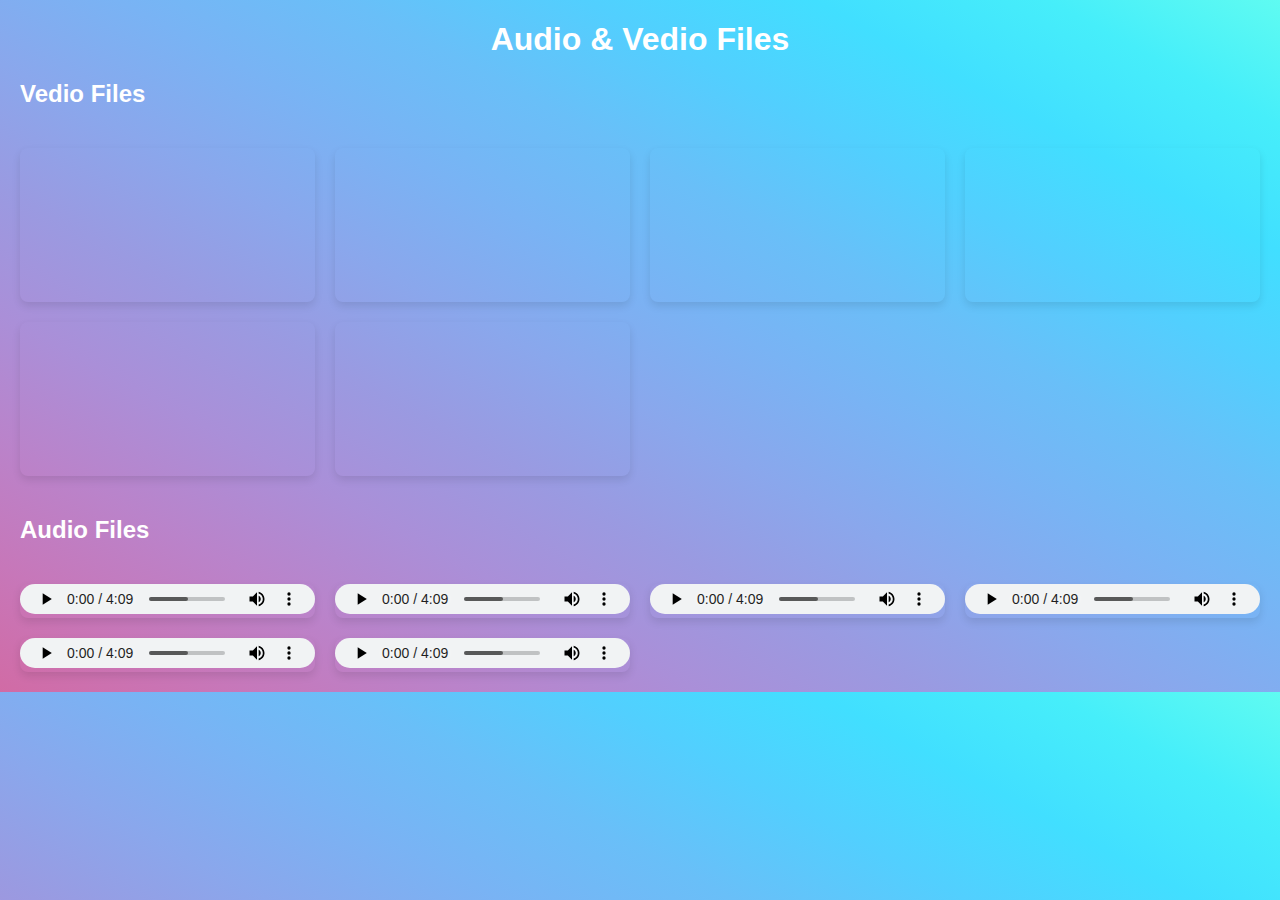
<file: task1/index.html>
<!DOCTYPE html>
<html lang="en">
<head>
    <meta charset="UTF-8">
    <meta name="viewport" content="width=device-width, initial-scale=1.0">
    <style>
        body {
            font-family: Arial, sans-serif;
            margin: 0;
            padding: 0;
            box-sizing: border-box;
            height: 100%;
            width: 100%;
            color: white;
            background-image: linear-gradient(to right top, #d16ba5, #c777b9, #ba83ca, #aa8fd8, #9a9ae1, #8aa7ec, #79b3f4, #69bff8, #52cffe, #41dfff, #46eefa, #5ffbf1);
        }

        .container {
            display: grid;
            grid-template-columns: repeat(auto-fill, minmax(250px, 1fr));
            gap: 20px;
            padding: 20px;
        }

        .video, .audio {
            position: relative;
            overflow: hidden;
            border-radius: 8px;
            box-shadow: 0 4px 8px rgba(0, 0, 0, 0.1);
            transition: transform 0.3s ease-in-out;
        }

        .video:hover, .audio:hover {
            transform: scale(1.05);
        }

        iframe, audio {
            width: 100%;
            height: 100%;
            border: none;
        }

        audio {
            height: 30px;
        }

        h1 {
            text-align: center;
        }
        h2 {
            padding-left: 20px;
        }
    </style>
    <title>Media Player</title>
</head>
<body>
    <h1>Audio & Vedio Files</h1>
    <h2>Vedio Files</h2>
    <div class="container">
        <div class="video" controls>
            <iframe width="560" height="315" src="https://www.youtube.com/embed/M3_pLsDdeuU?si=VyUAp18ydZQSlcB8" frameborder="0" allowfullscreen></iframe>
        </div>
        <div class="video">
            <iframe width="560" height="315" src="https://www.youtube.com/embed/3oI-34aPMWM?si=VkhHmxnSYrU1PFvV" frameborder="0" allowfullscreen></iframe>
        </div>

        <div class="video">
            <iframe width="560" height="315" src="https://www.youtube.com/embed/OsNklbh9gYI?si=ZQAQNCkcmU7rGZwk" frameborder="0" allowfullscreen></iframe>
        </div>
        <div class="video">
            <iframe width="560" height="315" src="https://www.youtube.com/embed/lea-Wl_uWXY?si=LwAncPna0o9_1-eK" frameborder="0" allowfullscreen></iframe>
        </div>

        <div class="video">
            <iframe width="560" height="315" src="https://www.youtube.com/embed/-tgVpUgsQ5k?si=krlyrDwqdHZLJEpW" frameborder="0" allowfullscreen></iframe>
        </div>
        <div class="video">
            <iframe width="560" height="315" src="https://www.youtube.com/embed/Qzf1a--rhp8?si=pfdZa63b8RmYzyvQ" frameborder="0" allowfullscreen></iframe>
        </div>
        
    </div>
    <h2>Audio Files</h2>
    <div class="container">
       
        <div class="audio">
            <audio controls>
                <source src="audio/1.mp3" type="audio/mp3">
            </audio>
        </div>
        <div class="audio">
            <audio controls>
                <source src="audio/1.mp3" type="audio/mp3">
            </audio>
        </div>
        

        <div class="audio">
            <audio controls>
                <source src="audio/1.mp3" type="audio/mp3">
            </audio>
        </div>
        <div class="audio">
            <audio controls>
                <source src="audio/1.mp3" type="audio/mp3">
            </audio>
        </div>

        <div class="audio">
            <audio controls>
                <source src="audio/1.mp3" type="audio/mp3">
            </audio>
        </div>
        <div class="audio">
            <audio controls>
                <source src="audio/1.mp3" type="audio/mp3">
            </audio>
        </div>
    </div>
</body>
</html>
</file>
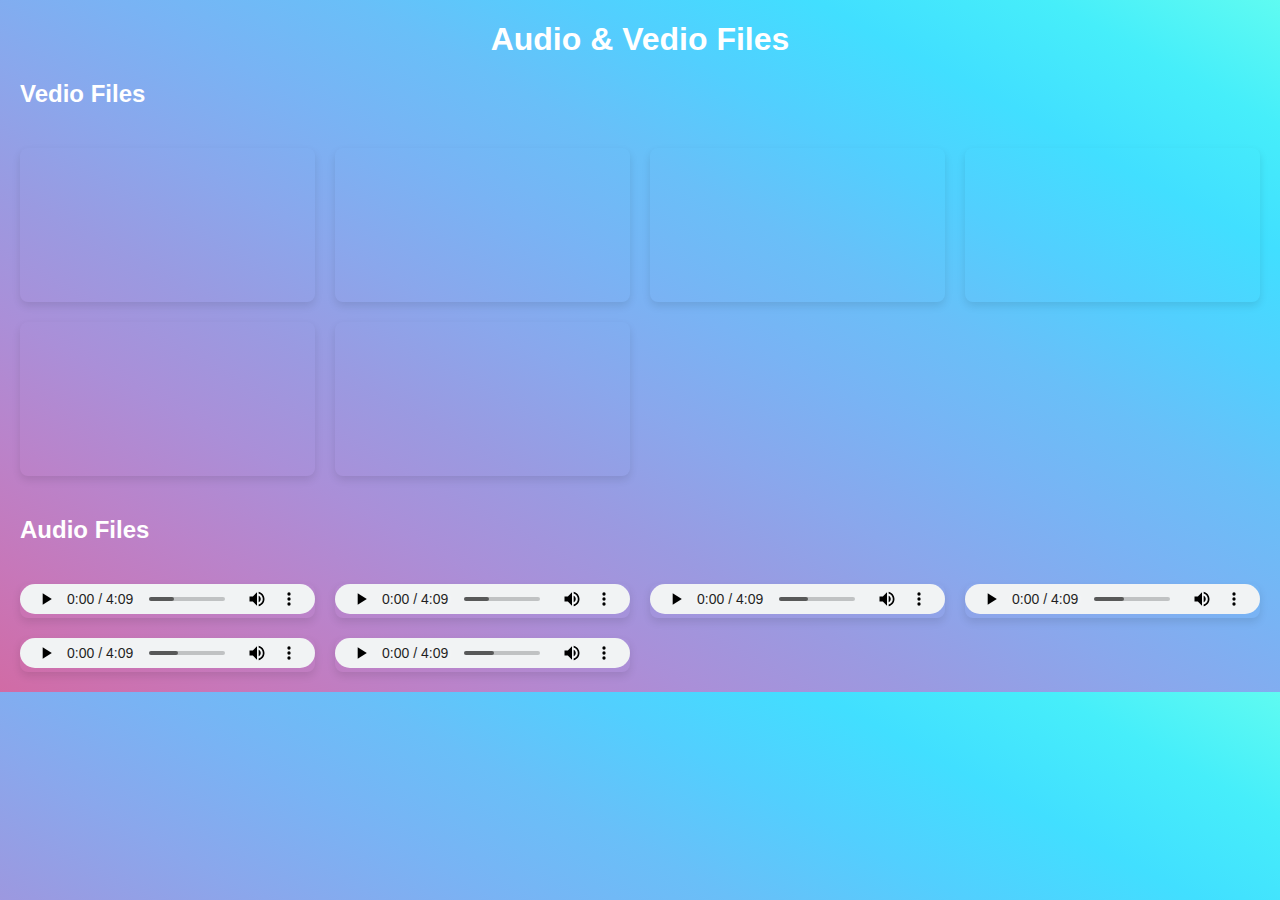
<file: task1.html>
<!DOCTYPE html>
<html lang="en">
<head>
    <meta charset="UTF-8">
    <meta name="viewport" content="width=device-width, initial-scale=1.0">
    <style>
        body {
            font-family: Arial, sans-serif;
            margin: 0;
            padding: 0;
            box-sizing: border-box;
            height: 100%;
            width: 100%;
            color: white;
            background-image: linear-gradient(to right top, #d16ba5, #c777b9, #ba83ca, #aa8fd8, #9a9ae1, #8aa7ec, #79b3f4, #69bff8, #52cffe, #41dfff, #46eefa, #5ffbf1);
        }

        .container {
            display: grid;
            grid-template-columns: repeat(auto-fill, minmax(250px, 1fr));
            gap: 20px;
            padding: 20px;
        }

        .video, .audio {
            position: relative;
            overflow: hidden;
            border-radius: 8px;
            box-shadow: 0 4px 8px rgba(0, 0, 0, 0.1);
            transition: transform 0.3s ease-in-out;
        }

        .video:hover, .audio:hover {
            transform: scale(1.05);
        }

        iframe, audio {
            width: 100%;
            height: 100%;
            border: none;
        }

        audio {
            height: 30px;
        }

        h1 {
            text-align: center;
        }
        h2 {
            padding-left: 20px;
        }
    </style>
    <title>Media Player</title>
</head>
<body>
    <h1>Audio & Vedio Files</h1>
    <h2>Vedio Files</h2>
    <div class="container">
        <div class="video" controls>
            <iframe width="560" height="315" src="https://www.youtube.com/embed/M3_pLsDdeuU?si=VyUAp18ydZQSlcB8" frameborder="0" allowfullscreen></iframe>
        </div>
        <div class="video">
            <iframe width="560" height="315" src="https://www.youtube.com/embed/3oI-34aPMWM?si=VkhHmxnSYrU1PFvV" frameborder="0" allowfullscreen></iframe>
        </div>

        <div class="video">
            <iframe width="560" height="315" src="https://www.youtube.com/embed/OsNklbh9gYI?si=ZQAQNCkcmU7rGZwk" frameborder="0" allowfullscreen></iframe>
        </div>
        <div class="video">
            <iframe width="560" height="315" src="https://www.youtube.com/embed/lea-Wl_uWXY?si=LwAncPna0o9_1-eK" frameborder="0" allowfullscreen></iframe>
        </div>

        <div class="video">
            <iframe width="560" height="315" src="https://www.youtube.com/embed/-tgVpUgsQ5k?si=krlyrDwqdHZLJEpW" frameborder="0" allowfullscreen></iframe>
        </div>
        <div class="video">
            <iframe width="560" height="315" src="https://www.youtube.com/embed/Qzf1a--rhp8?si=pfdZa63b8RmYzyvQ" frameborder="0" allowfullscreen></iframe>
        </div>
        
    </div>
    <h2>Audio Files</h2>
    <div class="container">
       
        <div class="audio">
            <audio controls>
                <source src="1.mp3" type="audio/mp3">
            </audio>
        </div>
        <div class="audio">
            <audio controls>
                <source src="1.mp3" type="audio/mp3">
            </audio>
        </div>
        

        <div class="audio">
            <audio controls>
                <source src="1.mp3" type="audio/mp3">
            </audio>
        </div>
        <div class="audio">
            <audio controls>
                <source src="1.mp3" type="audio/mp3">
            </audio>
        </div>

        <div class="audio">
            <audio controls>
                <source src="1.mp3" type="audio/mp3">
            </audio>
        </div>
        <div class="audio">
            <audio controls>
                <source src="1.mp3" type="audio/mp3">
            </audio>
        </div>
    </div>
</body>
</html>
</file>
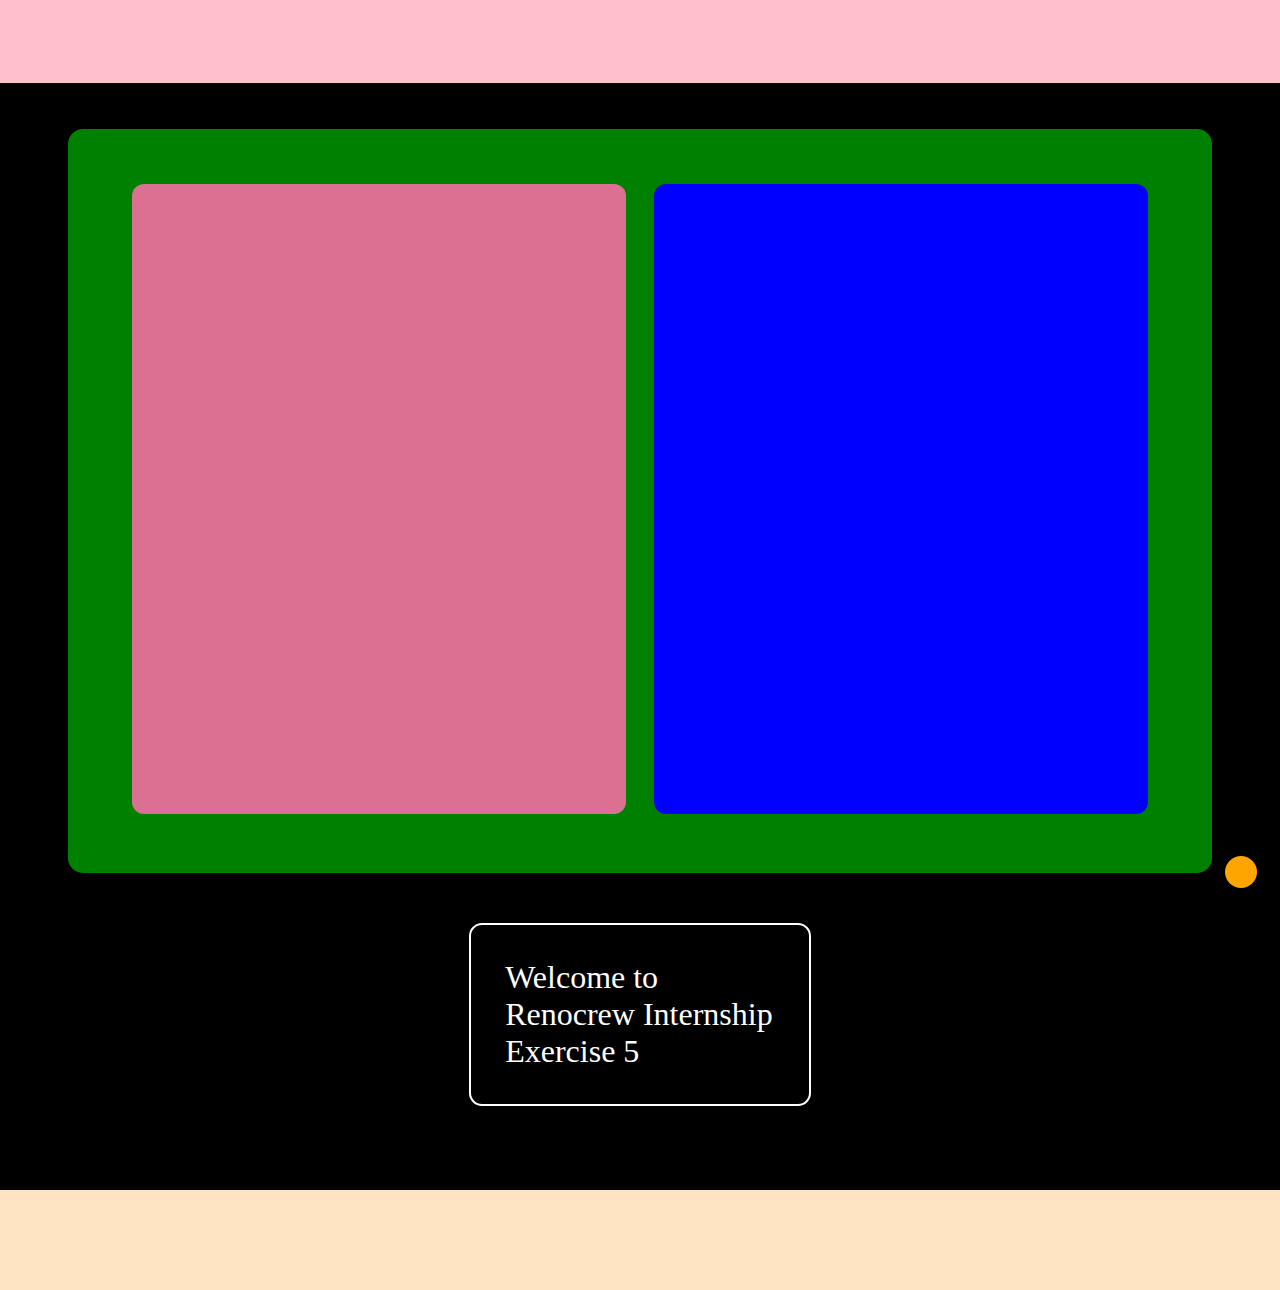
<file: Exercise 5/task5.html>
<!DOCTYPE html>
<html lang="en">

<head>
    <meta charset="UTF-8">
    <meta name="viewport" content="width=device-width, initial-scale=1.0">
    <title>Layout</title>
    <link rel="stylesheet" href="task5.css">
</head>

<body>
    <header>
        <nav>

        </nav>
    </header>

    <main>
        <div class="container">
            <div class="box1"></div>
            <div class="box2"></div>
        </div>

        <div class="text-box">
            <p>Welcome to Renocrew Internship Exercise 5</p>
        </div>

        <div class="orange-box">

        </div>
    </main>

    <footer>

    </footer>
</body>

</html>
</file>
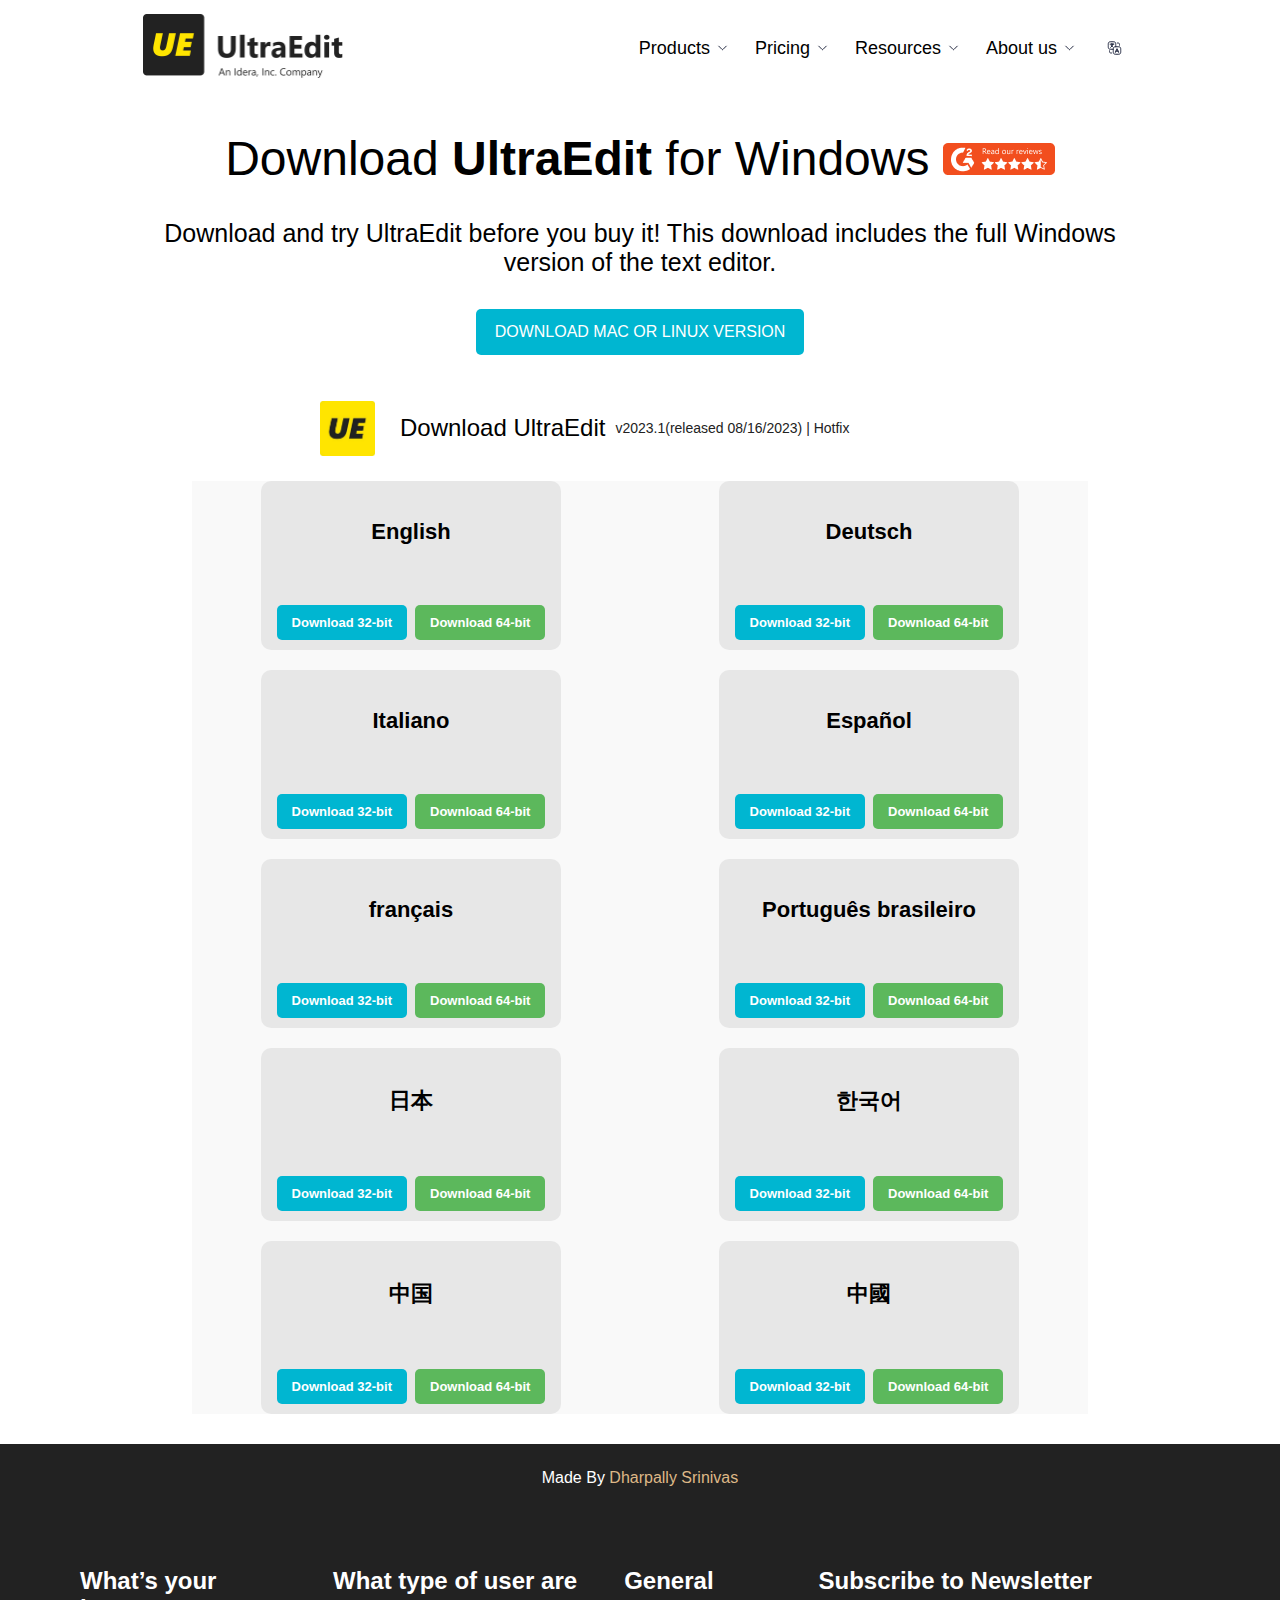
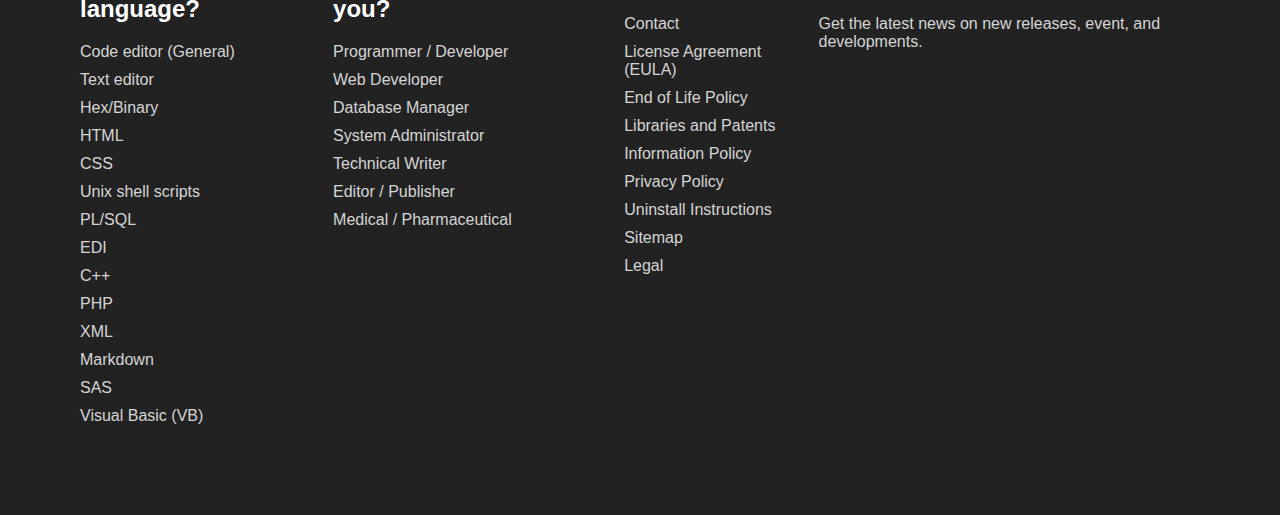
<file: Exercise 7/exercise.html>
<!DOCTYPE html>
<html lang="en">

<head>
    <meta charset="UTF-8">
    <meta name="viewport" content="width=device-width, initial-scale=1.0">
    <meta name="description" content="Clone of UltraEdit's download page made by Arnav Nagpurkar">
    <link rel="stylesheet" href="exercise.css">
    <link rel="shortcut icon" href="images/favicon.ico" type="image/x-icon">

    <title>Download UltraEdit text editor for windows</title>
</head>

<body>
    <header>
        <div class="navbar">
            <nav>
                <a class="logo" href="https://www.ultraedit.com/downloads/ultraedit-download-thank-you/">
                    <img src="images/Dark-logo.png" alt="nav_logo" class="logo" width="200">
                </a>
                <div class="nav_options">
                    <ul>
                        <li>
                            <a href="#">Products<svg width="24" height="24" viewBox="0 0 24 24" fill="none"
                                    xmlns="http://www.w3.org/2000/svg">
                                    <path
                                        d="M6 9L11.2929 14.2929C11.6262 14.6262 11.7929 14.7929 12 14.7929C12.2071 14.7929 12.3738 14.6262 12.7071 14.2929L18 9"
                                        stroke="#141B34" stroke-width="1.5" stroke-linecap="round"
                                        stroke-linejoin="round" />
                                </svg>
                            </a>
                        </li>
                        <li>
                            <a href="#">Pricing<svg width="24" height="24" viewBox="0 0 24 24" fill="none"
                                    xmlns="http://www.w3.org/2000/svg">
                                    <path
                                        d="M6 9L11.2929 14.2929C11.6262 14.6262 11.7929 14.7929 12 14.7929C12.2071 14.7929 12.3738 14.6262 12.7071 14.2929L18 9"
                                        stroke="#141B34" stroke-width="1.5" stroke-linecap="round"
                                        stroke-linejoin="round" />
                                </svg>
                            </a>
                        </li>
                        <li>
                            <a href="#">Resources<svg width="24" height="24" viewBox="0 0 24 24" fill="none"
                                    xmlns="http://www.w3.org/2000/svg">
                                    <path
                                        d="M6 9L11.2929 14.2929C11.6262 14.6262 11.7929 14.7929 12 14.7929C12.2071 14.7929 12.3738 14.6262 12.7071 14.2929L18 9"
                                        stroke="#141B34" stroke-width="1.5" stroke-linecap="round"
                                        stroke-linejoin="round" />
                                </svg>
                            </a>
                        </li>
                        <li>
                            <a href="#">About us<svg width="24" height="24" viewBox="0 0 24 24" fill="none"
                                    xmlns="http://www.w3.org/2000/svg">
                                    <path
                                        d="M6 9L11.2929 14.2929C11.6262 14.6262 11.7929 14.7929 12 14.7929C12.2071 14.7929 12.3738 14.6262 12.7071 14.2929L18 9"
                                        stroke="#141B34" stroke-width="1.5" stroke-linecap="round"
                                        stroke-linejoin="round" />
                                </svg>
                            </a>
                        </li>
                        <li>
                            <a href="#"><svg width="24" height="24" viewBox="0 0 24 24" fill="none"
                                    xmlns="http://www.w3.org/2000/svg">
                                    <path
                                        d="M5 5.82759H7.7M11 5.82759H9.5M7.7 5.82759H9.5M7.7 5.82759V5M9.5 5.82759C9.18351 6.95937 8.52075 8.02923 7.76429 8.96946M5.83571 11C6.44723 10.4377 7.13788 9.74802 7.76429 8.96946M7.76429 8.96946C7.37857 8.51724 6.83857 7.78558 6.68429 7.45455M7.76429 8.96946L8.92143 10.1724"
                                        stroke="#141B34" stroke-width="1.5" stroke-linecap="round"
                                        stroke-linejoin="round" />
                                    <path
                                        d="M13.5 19L14.3333 17M18.5 19L17.6667 17M14.3333 17L16 13L17.6667 17M14.3333 17H17.6667"
                                        stroke="#141B34" stroke-width="1.5" stroke-linecap="round"
                                        stroke-linejoin="round" />
                                    <path
                                        d="M14 10V8C14 5.17157 14 3.75736 13.1213 2.87868C12.2426 2 10.8284 2 8 2C5.17157 2 3.75736 2 2.87868 2.87868C2 3.75736 2 5.17157 2 8C2 10.8284 2 12.2426 2.87868 13.1213C3.75736 14 5.17157 14 8 14H10"
                                        stroke="#141B34" stroke-width="1.5" stroke-linecap="round" />
                                    <path
                                        d="M10 16C10 13.1716 10 11.7574 10.8787 10.8787C11.7574 10 13.1716 10 16 10C18.8284 10 20.2426 10 21.1213 10.8787C22 11.7574 22 13.1716 22 16C22 18.8284 22 20.2426 21.1213 21.1213C20.2426 22 18.8284 22 16 22C13.1716 22 11.7574 22 10.8787 21.1213C10 20.2426 10 18.8284 10 16Z"
                                        stroke="#141B34" stroke-width="1.5" />
                                    <path
                                        d="M4 16.5C4 17.9045 4 18.6067 4.33706 19.1111C4.48298 19.3295 4.67048 19.517 4.88886 19.6629C5.39331 20 6.09554 20 7.5 20"
                                        stroke="#141B34" stroke-width="1.5" stroke-linecap="round"
                                        stroke-linejoin="round" />
                                    <path
                                        d="M20 7.5C20 6.09554 20 5.39331 19.6629 4.88886C19.517 4.67048 19.3295 4.48298 19.1111 4.33706C18.6067 4 17.9045 4 16.5 4"
                                        stroke="#141B34" stroke-width="1.5" stroke-linecap="round"
                                        stroke-linejoin="round" />
                                </svg>
                            </a>
                        </li>
                    </ul>
                </div>
            </nav>
        </div>
    </header>
    <main>
        <section class="download_section">
            <div class="download_container">
                <h1>
                    Download <span>UltraEdit</span> for Windows
                    <a href="https://www.g2.com/products/ultraedit/reviews">
                        <img src="images/Reviews.png" alt="reviews.png">
                    </a>
                </h1>
                <p>
                    Download and try UltraEdit before you buy it! This download includes the full Windows version of the
                    text editor.
                </p>
                <a class="transtion-time download-a" href="https://www.ultraedit.com/downloads/uex-thank-you">DOWNLOAD
                    MAC OR LINUX VERSION</a>
            </div>
        </section>
        <div class="download_text">
            <img src="images/logo_yellow.jpg" alt="logo_yellow">
            <span class="download_span1">Download UltraEdit</span>
            <span class="download_span2">v2023.1(released 08/16/2023) | <a
                    href="https://www.ultraedit.com/updates/uehotfix/">Hotfix</a></span>
        </div>
        <section class="download">
            <div class="grid">
                <div class="item">
                    <div class="item-lang">
                        English
                    </div>
                    <div class="btn">
                        <div class="download-btn btn-blue">
                            <a class="transtion-time" href="download/rufus-4.2_x86.exe">Download 32-bit</a>
                        </div>
                        <div class="download-btn btn-green">
                            <a class="transtion-time" href="download/rufus-4.2_x86.exe">Download 64-bit</a>
                        </div>
                    </div>
                </div>
                <div class="item">
                    <div class="item-lang">
                        Deutsch
                    </div>
                    <div class="btn">
                        <div class="download-btn btn-blue">
                            <a class="transtion-time" href="download/rufus-4.2_x86.exe">Download 32-bit</a>
                        </div>
                        <div class="download-btn btn-green">
                            <a class="transtion-time" href="download/rufus-4.2_x86.exe">Download 64-bit</a>
                        </div>
                    </div>
                </div>
                <div class="item">
                    <div class="item-lang">
                        Italiano
                    </div>
                    <div class="btn">
                        <div class="download-btn btn-blue">
                            <a class="transtion-time" href="download/rufus-4.2_x86.exe">Download 32-bit</a>
                        </div>
                        <div class="download-btn btn-green">
                            <a class="transtion-time" href="download/rufus-4.2_x86.exe">Download 64-bit</a>
                        </div>
                    </div>
                </div>
                <div class="item">
                    <div class="item-lang">
                        Español
                    </div>
                    <div class="btn">
                        <div class="download-btn btn-blue">
                            <a class="transtion-time" href="download/rufus-4.2_x86.exe">Download 32-bit</a>
                        </div>
                        <div class="download-btn btn-green">
                            <a class="transtion-time" href="download/rufus-4.2_x86.exe">Download 64-bit</a>
                        </div>
                    </div>
                </div>
                <div class="item">
                    <div class="item-lang">
                        français
                    </div>
                    <div class="btn">
                        <div class="download-btn btn-blue">
                            <a class="transtion-time" href="download/rufus-4.2_x86.exe">Download 32-bit</a>
                        </div>
                        <div class="download-btn btn-green">
                            <a class="transtion-time" href="download/rufus-4.2_x86.exe">Download 64-bit</a>
                        </div>
                    </div>
                </div>
                <div class="item">
                    <div class="item-lang">
                        Português brasileiro
                    </div>
                    <div class="btn">
                        <div class="download-btn btn-blue">
                            <a class="transtion-time" href="download/rufus-4.2_x86.exe">Download 32-bit</a>
                        </div>
                        <div class="download-btn btn-green">
                            <a class="transtion-time" href="download/rufus-4.2_x86.exe">Download 64-bit</a>
                        </div>
                    </div>
                </div>
                <div class="item">
                    <div class="item-lang">
                        日本
                    </div>
                    <div class="btn">
                        <div class="download-btn btn-blue">
                            <a class="transtion-time" href="download/rufus-4.2_x86.exe">Download 32-bit</a>
                        </div>
                        <div class="download-btn btn-green">
                            <a class="transtion-time" href="download/rufus-4.2_x86.exe">Download 64-bit</a>
                        </div>
                    </div>
                </div>
                <div class="item">
                    <div class="item-lang">
                        한국어
                    </div>
                    <div class="btn">
                        <div class="download-btn btn-blue">
                            <a class="transtion-time" href="download/rufus-4.2_x86.exe">Download 32-bit</a>
                        </div>
                        <div class="download-btn btn-green">
                            <a class="transtion-time" href="download/rufus-4.2_x86.exe">Download 64-bit</a>
                        </div>
                    </div>
                </div>
                <div class="item">
                    <div class="item-lang">
                        中国
                    </div>
                    <div class="btn">
                        <div class="download-btn btn-blue">
                            <a class="transtion-time" href="download/rufus-4.2_x86.exe">Download 32-bit</a>
                        </div>
                        <div class="download-btn btn-green">
                            <a class="transtion-time" href="download/rufus-4.2_x86.exe">Download 64-bit</a>
                        </div>
                    </div>
                </div>
                <div class="item">
                    <div class="item-lang">
                        中國
                    </div>
                    <div class="btn">
                        <div class="download-btn btn-blue">
                            <a class="transtion-time" href="download/rufus-4.2_x86.exe">Download 32-bit</a>
                        </div>
                        <div class="download-btn btn-green">
                            <a class="transtion-time" href="download/rufus-4.2_x86.exe">Download 64-bit</a>
                        </div>
                    </div>
                </div>
            </div>
        </section>
    </main>
    <footer>
        <div class="content">
            Made By <a href="https://github.com/cnu1328/Renocrew" target="_blank">Dharpally Srinivas</a>
        </div>
        <div class="footer-container">

            <div class="footer-block-2">
                <h2>What’s your language?</h2>
                <ul>
                    <li>Code editor (General)</li>
                    <li>Text editor</li>
                    <li>Hex/Binary</li>
                    <li>HTML</li>
                    <li>CSS</li>
                    <li>Unix shell scripts</li>
                    <li>PL/SQL</li>
                    <li>EDI</li>
                    <li>C++</li>
                    <li>PHP</li>
                    <li>XML</li>
                    <li>Markdown</li>
                    <li>SAS</li>
                    <li>Visual Basic (VB)</li>
                  </ul>
                  
            </div>

            <div class="footer-block-2">
                <h2>What type of user are you?</h2>
                <ul>
                    <li>Programmer / Developer</li>
                    <li>Web Developer</li>
                    <li>Database Manager</li>
                    <li>System Administrator</li>
                    <li>Technical Writer</li>
                    <li>Editor / Publisher</li>
                    <li>Medical / Pharmaceutical</li>
                  </ul>                  
            </div>

            <div class="footer-block-3">
                <h2>General</h2>
                <ul>
                    <li>Contact</li>
                    <li>License Agreement (EULA)</li>
                    <li>End of Life Policy</li>
                    <li>Libraries and Patents</li>
                    <li>Information Policy</li>
                    <li>Privacy Policy</li>
                    <li>Uninstall Instructions</li>
                    <li>Sitemap</li>
                    <li>Legal</li>
                  </ul>
                  
            </div>

            <div class="footer-block-4">
                <h2>Subscribe to Newsletter</h2>
                <ul>
                    <li>Get the latest news on new releases, event, and developments.</li>
                </ul>
            </div>
            
        </div>
    </footer>
</body>

</html>
</file>
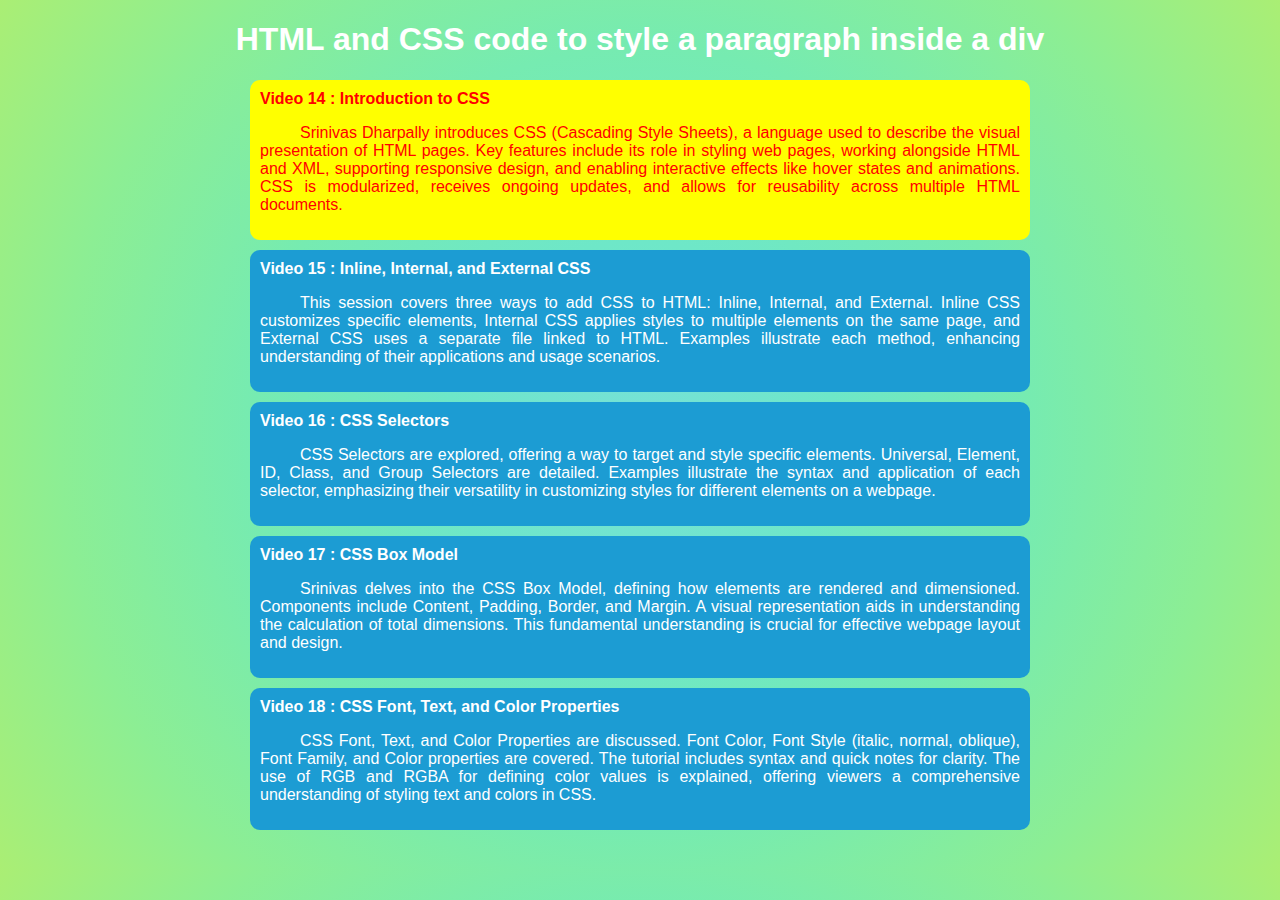
<file: task2/tak2.html>
<!DOCTYPE html>
<html lang="en">
<head>
  <meta charset="UTF-8">
  <meta name="viewport" content="width=device-width, initial-scale=1.0">
  <title>Styled Paragraphs</title>
  <link rel="stylesheet" href="task2.css">
</head>
<body>

  <h1>HTML and CSS code to style a paragraph inside a div</h1>
  <div class="main">
    <div class="para"> <strong>Video 14 : Introduction to CSS </strong>
        <p>Srinivas Dharpally introduces CSS (Cascading Style Sheets), a language used to describe the visual presentation of HTML pages. Key features include its role in styling web pages, working alongside HTML and XML, supporting responsive design, and enabling interactive effects like hover states and animations. CSS is modularized, receives ongoing updates, and allows for reusability across multiple HTML documents.</p>
    </div>
    <div class="para">
        <strong>Video 15 : Inline, Internal, and External CSS </strong>
        <p>This session covers three ways to add CSS to HTML: Inline, Internal, and External. Inline CSS customizes specific elements, Internal CSS applies styles to multiple elements on the same page, and External CSS uses a separate file linked to HTML. Examples illustrate each method, enhancing understanding of their applications and usage scenarios.</p>
    </div>
    <div class="para">
        <strong>Video 16 : CSS Selectors </strong>
        <p>CSS Selectors are explored, offering a way to target and style specific elements. Universal, Element, ID, Class, and Group Selectors are detailed. Examples illustrate the syntax and application of each selector, emphasizing their versatility in customizing styles for different elements on a webpage.</p>
    </div>
    <div class="para">
        <strong>Video 17 : CSS Box Model</strong>
        <p>Srinivas delves into the CSS Box Model, defining how elements are rendered and dimensioned. Components include Content, Padding, Border, and Margin. A visual representation aids in understanding the calculation of total dimensions. This fundamental understanding is crucial for effective webpage layout and design.</p>
    </div>
    <div class="para">
        <strong>Video 18 : CSS Font, Text, and Color Properties </strong>
        <p>CSS Font, Text, and Color Properties are discussed. Font Color, Font Style (italic, normal, oblique), Font Family, and Color properties are covered. The tutorial includes syntax and quick notes for clarity. The use of RGB and RGBA for defining color values is explained, offering viewers a comprehensive understanding of styling text and colors in CSS.</p>
    </div>
  </div>
</body>
</html>
</file>
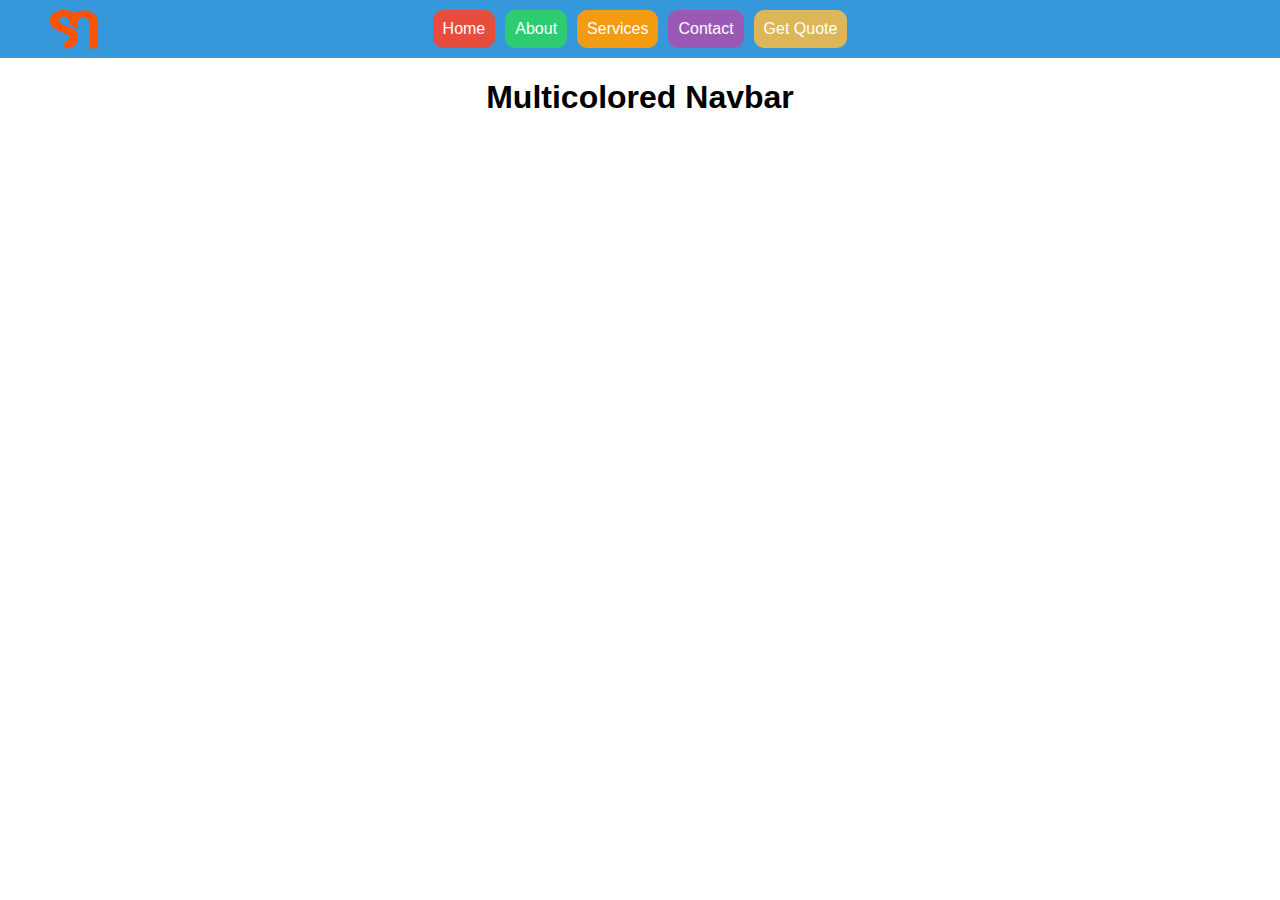
<file: task4/task4.html>
<!DOCTYPE html>
<html lang="en">
<head>
    <meta charset="UTF-8">
    <meta name="viewport" content="width=device-width, initial-scale=1.0">
    <link rel="stylesheet" href="task4.css">
    <title>Multicolored Navbar</title>
</head>
<body>
    <nav class="navbar">
        <img src="assets/logo.png" alt="Logo">
        <div class="section section1">Home</div>
        <div class="section section2">About</div>
        <div class="section section3">Services</div>
        <div class="section section4">Contact</div>
        <div class="section quote">Get Quote</div>
    </nav>
    <main>
        <h1>Multicolored Navbar</h1>
    </main>
</body>
</html>
</file>
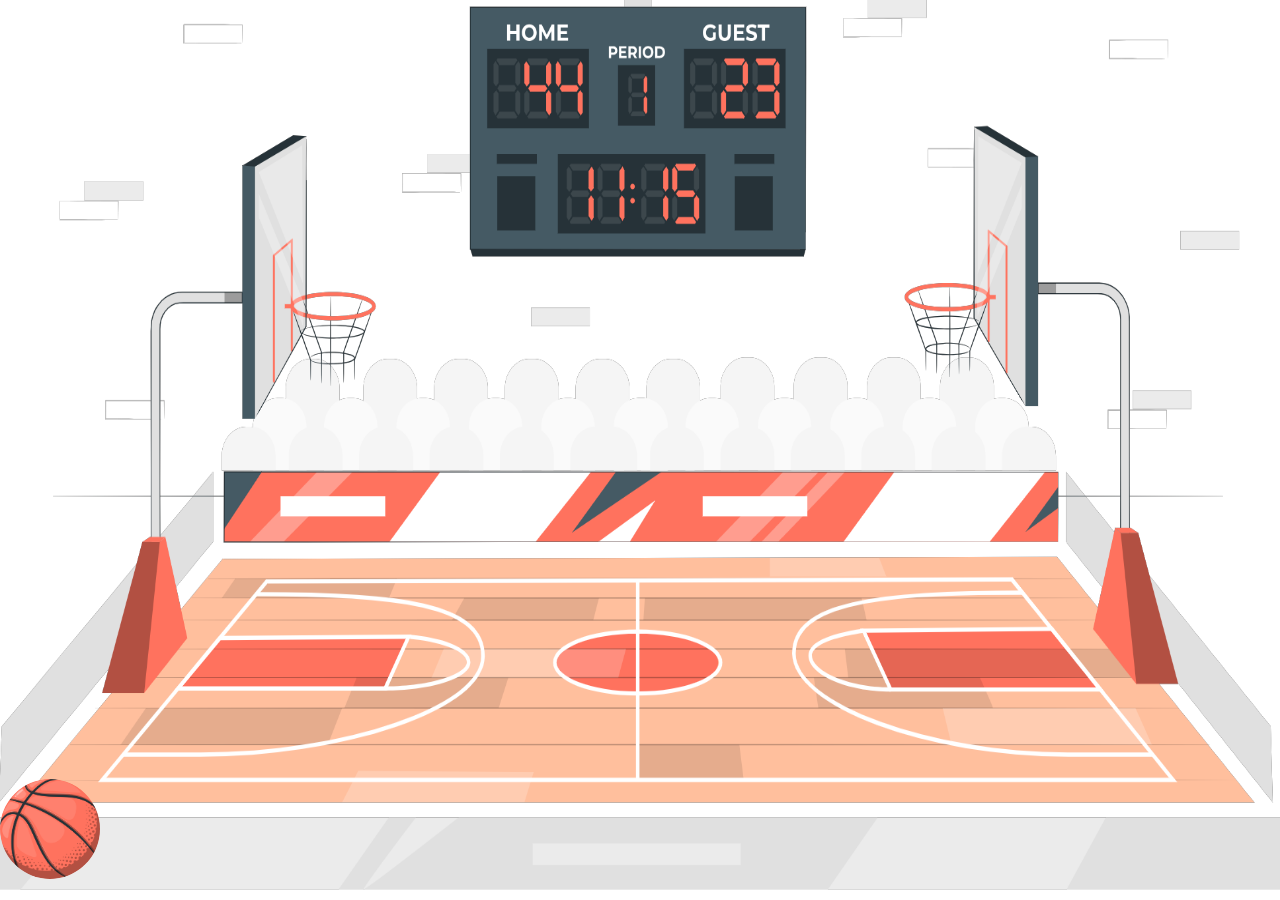
<file: task5/task5.html>
<!DOCTYPE html>
<html lang="en">

<head>
    <meta charset="UTF-8">
    <meta name="viewport" content="width=device-width, initial-scale=1.0">
    <title>Bounce Animatioin</title>
    <link rel="stylesheet" href="task5.css">
    
</head>

<body>
    <div class="container">
        <img src="assets/basket.png" alt="">
        <div class="box">
            <img src="assets/basketball.png" alt="" class="spin">
        </div>
    </div>
    
</body>

</html>
</file>
<file: Exercise 5/task5.css>
* {
    margin: 0;
    padding: 0;
}

header {
    position: sticky;
    top: 0;
}

nav {
    background-color: pink;
    height: 83px;
}

main {
    background-color: black;
    color: white;
    padding: 34px;
}

.container {
    background-color: green;
    margin: 12px 34px;
    padding: 55px 23px;
    text-align: center;
    border-radius: 15px;
}

.box1 {
    background-color: palevioletred;
    height: 70vh;
    width: 45%;
    display: inline-block;
    margin: 0 12px;
    border-radius: 12px;
}

.box2 {
    background-color: blue;
    height: 70vh;
    width: 45%;
    display: inline-block;
    margin: 0 12px;
    border-radius: 12px;

}

.text-box {
    padding: 34px;
    border: 2px solid white;
    margin: 50px 34vw;
    font-size: 2em;
    border-radius: 13px;
}

.orange-box {
    height: 32px;
    width: 32px;
    background: orange;
    position: fixed;
    bottom: 12px;
    right: 23px;
    border-radius: 60px;
}

footer {
    height: 100px;
    background-color: bisque;
}
</file>
<file: Exercise 7/exercise.css>
* {
    margin: 0;
    padding: 0;
    font-family: 'Segoe UI', Tahoma, Geneva, Verdana, sans-serif;
}

.navbar {
    display: flex;
    place-content: center;
    height: 96px;
}

nav {
    display: flex;
    width: 100%;
    align-items: center;
    justify-content: space-around;
}

.nav_options ul {
    display: flex;
    list-style-type: none;
    justify-content: space-around;
}

.nav_options ul li {
    font-size: 18px;
    padding: 10px;
}

.nav_options ul li a {
    display: flex;
    align-items: center;
    color: black;
    text-decoration: none;
}

.nav_options ul li a:hover {
    color: rgb(100, 100, 100);
    transition-duration: 450ms;
}

.nav_options ul li a svg {
    padding: 5px;
    width: 15px;
}

.download_section {
    display: flex;
    place-content: center;
    padding: 20px 0;
}

.download_container {
    display: flex;
    flex-direction: column;
    align-items: center;
    justify-content: center;
    text-align: center;
}

.download_container h1 {
    font-size: min(7vw, 48px);
    padding: 15px;
    font-weight: 400;
}

.download_container h1 span {
    font-weight: bold;
}

.download_container p {
    margin: 18px 10%;
    font-size: min(4vw, 25px);
}

.download-a {
    margin-top: 1.1vw;
    padding: 14px 19px;
    background-color: #00b6d1;
    color: white;
    text-decoration: none;
    font-weight: 500;
    border-radius: 5px;
}

.download-a:hover {
    background-color: #00A5BC;
}

.transtion-time {
    transition-property: background-color;
    transition-duration: 0.3s;
}

.download_text {
    display: flex;
    align-items: center;
    margin: 2% 25%;
}

.download_text img {
    height: 55px;
}

.download_span1 {
    padding-left: 25px;
    font-size: 24px;
}

.download_span2 {
    padding-left: 10px;
    font-size: 14px;
    color: rgb(34, 34, 34);
}

.download_span2 a {
    text-decoration: none;
    color: rgb(34, 34, 34);
}

.item {
    display: flex;
    flex-direction: column;
    justify-content: center;
    align-items: center;

    background-color: #e7e7e7;
    padding: 10px;
    border-radius: 10px;
    width: 280px;
    margin:auto;
    
}

@media screen and (max-width: 880px) {
    .item {
        width: 400px;
    }
}

@media screen and (max-width: 600px) {
    .item {
        width: 300px;
    }
}

@media screen and (max-width: 440px) {
    .item {
        max-width: 250px;
    }
}

@media screen and (max-width: 350px) {
    .item {
        max-width: 200px;
    }
}

.download-btn a {
    text-align: center;
    color: white;
    text-decoration: none;
}

.download {
    display: flex;
    align-items: center;
    justify-content: center;
}

.grid {
    display: grid;
    grid-template-columns: 1fr 1fr 1fr;
    gap: 20px;
    width: 70%;
}

.download-btn {
    display: inline-flex;
}

.download a {
    font-weight: bold;
    font-size: 13px;
    padding: 10px 15px;
    border-radius: 5px;
}

.btn-blue a {
    background-color: #00b6d1;
}

.btn-blue a:hover {
    background-color: #00a5bc;
}

.btn-green a {
    background-color: #5cb85c;
}

.btn-green a:hover {
    background-color: #76c786;
}

.btn {
    display: inline-flex;
    gap: 8px;
}

.item-lang {
    margin-top: 28px;
    margin-bottom: 60px;
    font-size: 22px;
    font-weight: 600;
}


@media screen and (max-width: 900px) {
    .nav_options {
        display: none;
    }

    nav {
        display: flex;
        flex-direction: column;
        align-items: center;
    }

    .download_span2 {
        display: none;
    }

}

@media screen and (max-width: 1280px) {
    .grid {
        display: grid;
        background-color: #f9f9f9;
        grid-template-columns: 1fr 1fr;
    }
}

@media screen and (max-width: 880px) {
    .grid {
        display: grid;
        background-color: #f9f9f9;
        grid-template-columns: 1fr;
    }
}

/* Footer  */

footer {
    display: flex;
    flex-direction: column;
    background-color: #222222;
    margin-top: 30px;
    color: white;
}

footer a {
    text-decoration: none;
    color: burlywood;
}

footer a:hover {
    color: rgb(240, 191, 128);
}

footer .content {
    margin: auto;
    margin-top: 25px;
}



.footer-container {
  
    padding: 80px;
    display: flex;
    justify-content: space-evenly;
    align-items: flex-start;
    gap: 30px;
}

@media screen and (max-width: 767px) {
    .footer-container {
        flex-direction: column;
        padding: 10px;
        align-items: center;
    }

    .footer-block-2,
    .footer-block-3 {
        margin-bottom: 10px;
    }
}

.footer-block-2 h2 {
    margin-bottom: 20px;
}

.footer-block-2 p {
    color: #737373;
    margin-bottom: 20px;
}

.footer-block-2 ul {
    list-style-type: none;
    color: #d5d5d5;
}

.footer-block-2 li {
    padding-bottom: 10px;
}

.footer-block-3 h2 {
    margin-bottom: 20px;
}

.footer-block-3 ul {
    list-style-type: none;
    color: #d5d5d5;
}

.footer-block-3 li {
    padding-bottom: 10px;
}

.footer-block-4 h2 {
    margin-bottom: 20px;
}

.footer-block-4 ul {
    list-style-type: none;
    color: #d5d5d5;
}

.footer-block-4 li {
    padding-bottom: 10px;
}
</file>
<file: task2/task2.css>
body {
    font-family: Arial, sans-serif;
    margin: 0;
    padding: 0;
    box-sizing: border-box;
    height: 100%;
    width: 100%;
    color: white;
    background-image: radial-gradient(circle, #76e1d7, #6ee7c8, #76ebb1, #8cee94, #aaee74);
}

h1 {
    text-align: center;
}

.main {
    margin-bottom: 40px;
}

div {
    max-width: 800px;
    margin: auto;
}

div .para {
    padding: 10px;
    margin: 10px;
    border-radius: 10px;
    text-align: justify;
}

p {
    text-indent: 40px;
}

/* Style for the first paragraph */
div .para:first-child {
    background-color: yellow;
    color: red;
}

/* Style for the rest of the paragraphs */
div .para:not(:first-child) {
    background-color: rgb(28, 156, 211);
    color: white;
}

@media screen and (max-width: 350px) {
    h1 {
        font-size: 1.4rem;
    }
}
</file>
<file: task4/task4.css>
:root {
    --navbar-bg-color: #3498db; 
    --section1-color: #e74c3c; 
    --section2-color: #2ecc71; 
    --section3-color: #f39c12; 
    --section4-color: #9b59b6; 
}

body {
    margin: 0;
    font-family: Arial, sans-serif;
}

.navbar {
    display: flex;
    gap: 10px;
    justify-content: center;
    align-items: center;
    background-color: var(--navbar-bg-color);
    padding: 10px;
}

.navbar img {
    position: absolute;
    top: 10px;
    left: 50px;

}

.section {
    border-radius: 10px;
    padding: 10px;
    color: white;
    cursor: pointer;
    transition: background-color 0.3s ease;
}

.section:hover {
    background-color: #34495e; 
}


.section1 { 
    background-color: var(--section1-color); 
}
.section2 { 
    background-color: var(--section2-color); 
}
.section3 { 
    background-color: var(--section3-color); 
}
.section4 { 
    background-color: var(--section4-color); 
}

h1 {
    text-align: center;
}

.quote {
    background-color: rgb(221, 183, 87);
}

@media screen and (max-width: 566px) {
    .navbar {
        flex-direction: column;
        text-align: center;
    }

    .section {
        margin-top: 5px;
    }
}

@media screen and (max-width: 650px) {
    .navbar img {
        left: 10px;
    }
}

@media screen and (max-width: 210px) {
    .navbar img {
        display: none;
    }
}

@media screen and (max-width: 190px) {
    h1 {
        font-size: 1.5rem;
    }
}
</file>
<file: task5/task5.css>
* {
    margin: 0;
    padding: 0;
    box-sizing: border-box;
}
.box {
    height: 121px;
    width: 121px;
    position: absolute;
    bottom: 0;
    left: 0;   
    animation: animateX 3s linear infinite, animateY 1s ease-out infinite alternate;
}

.box img {
    width: 100px;
    border-radius: 100px;
}

.container {
    position: relative;
    height: 100vh;
    width: 100vw;
    overflow: hidden;
}

.container>img {
    width: 100vw;
    height: 100vh;
    object-fit: fill;
}

@keyframes animateX {
    from{
        left: 0;
    }
    to{
        left: 80%;
    }
}

@keyframes animateY {
   from{
        bottom: 12%;
    }
    to{
        bottom: 100% ;
    }
}

.spin {
    animation: spin 1s infinite linear;
}
@keyframes spin {
    from { transform: rotate(0deg); }
    to { transform: rotate(360deg); }
}
</file>
